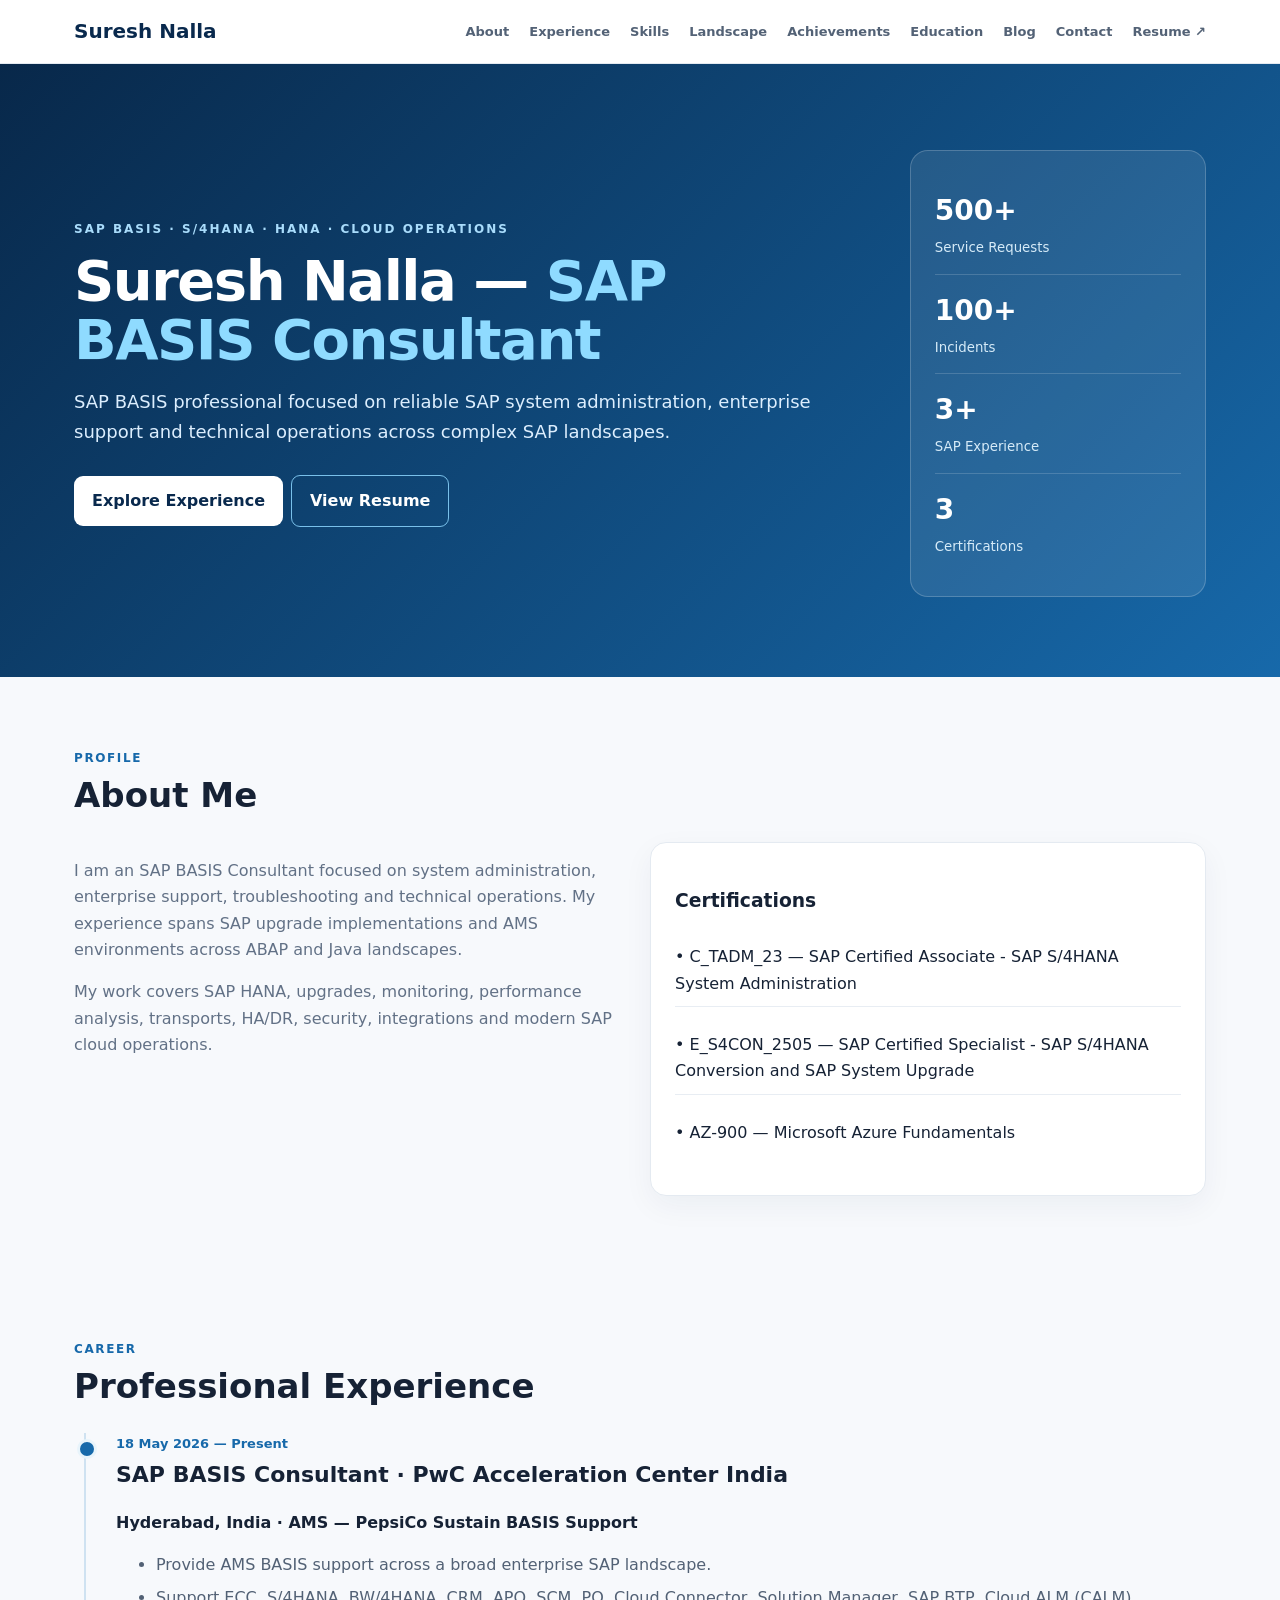
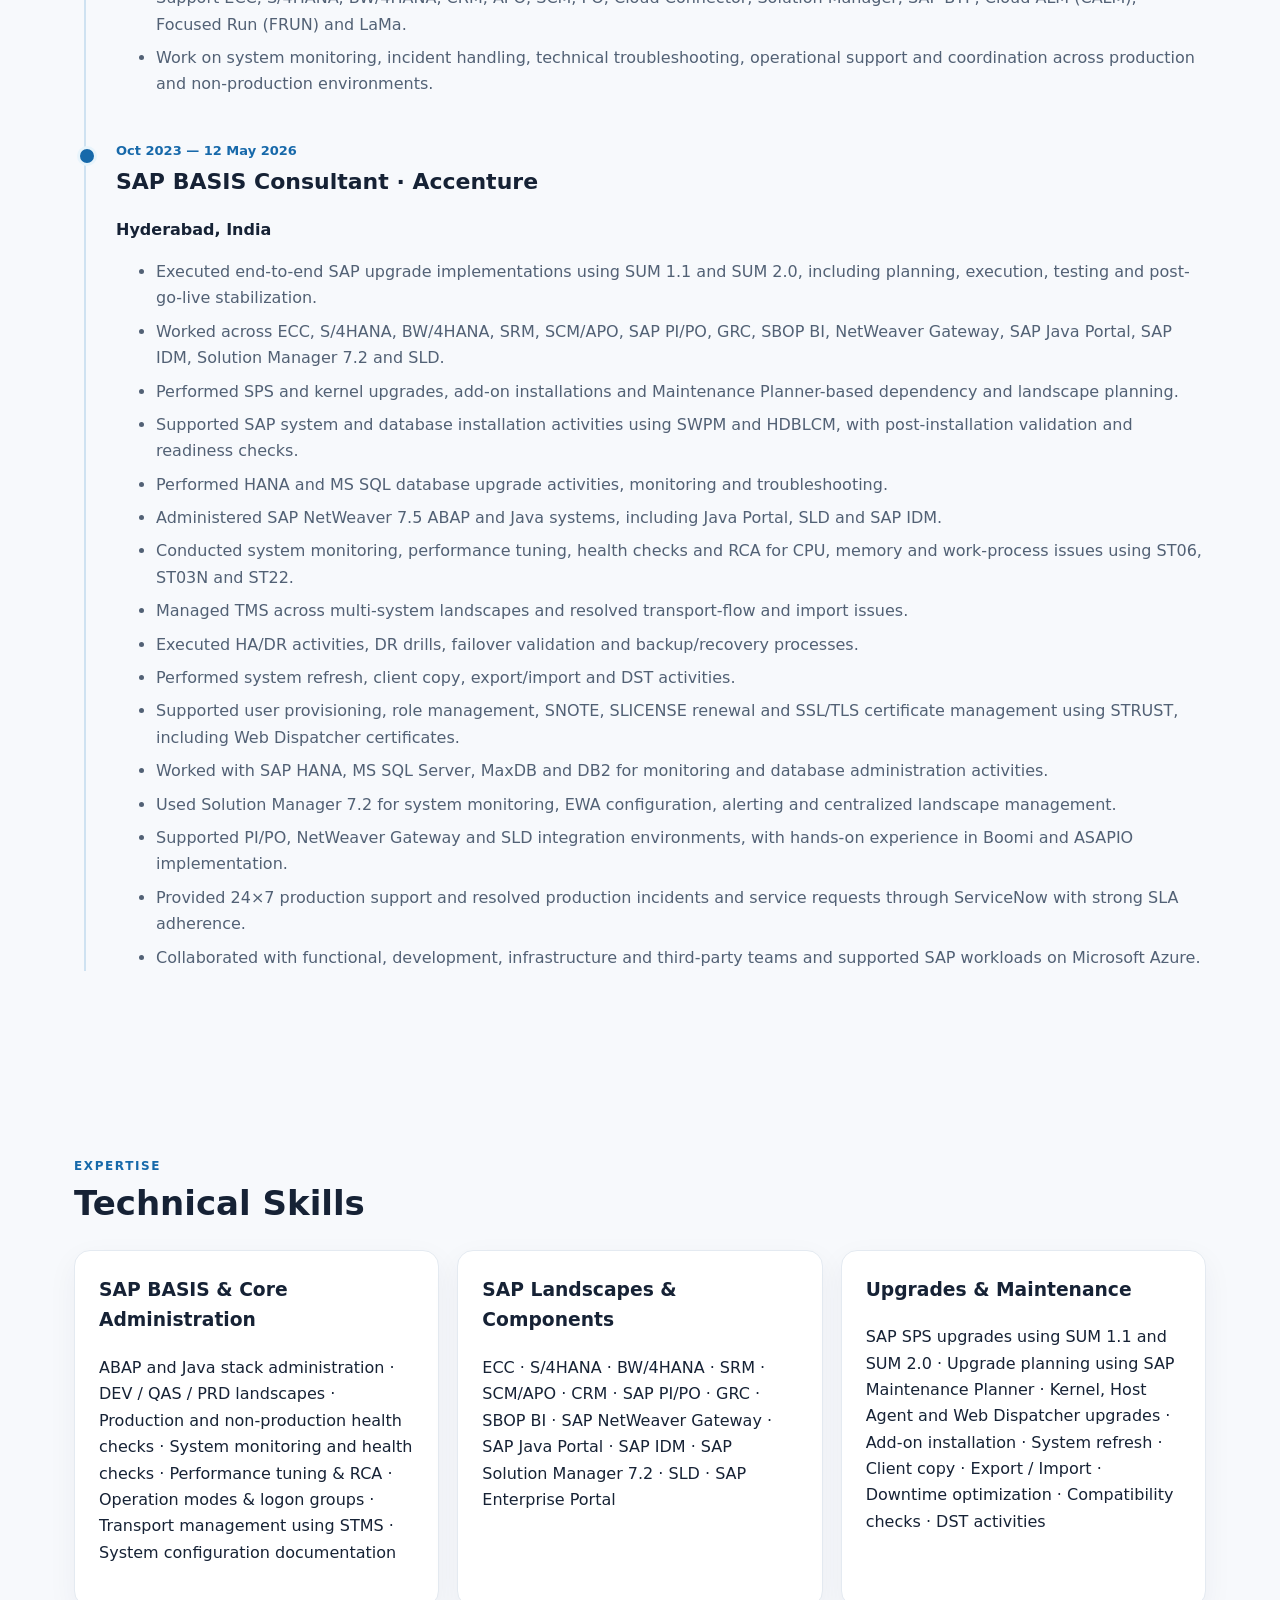
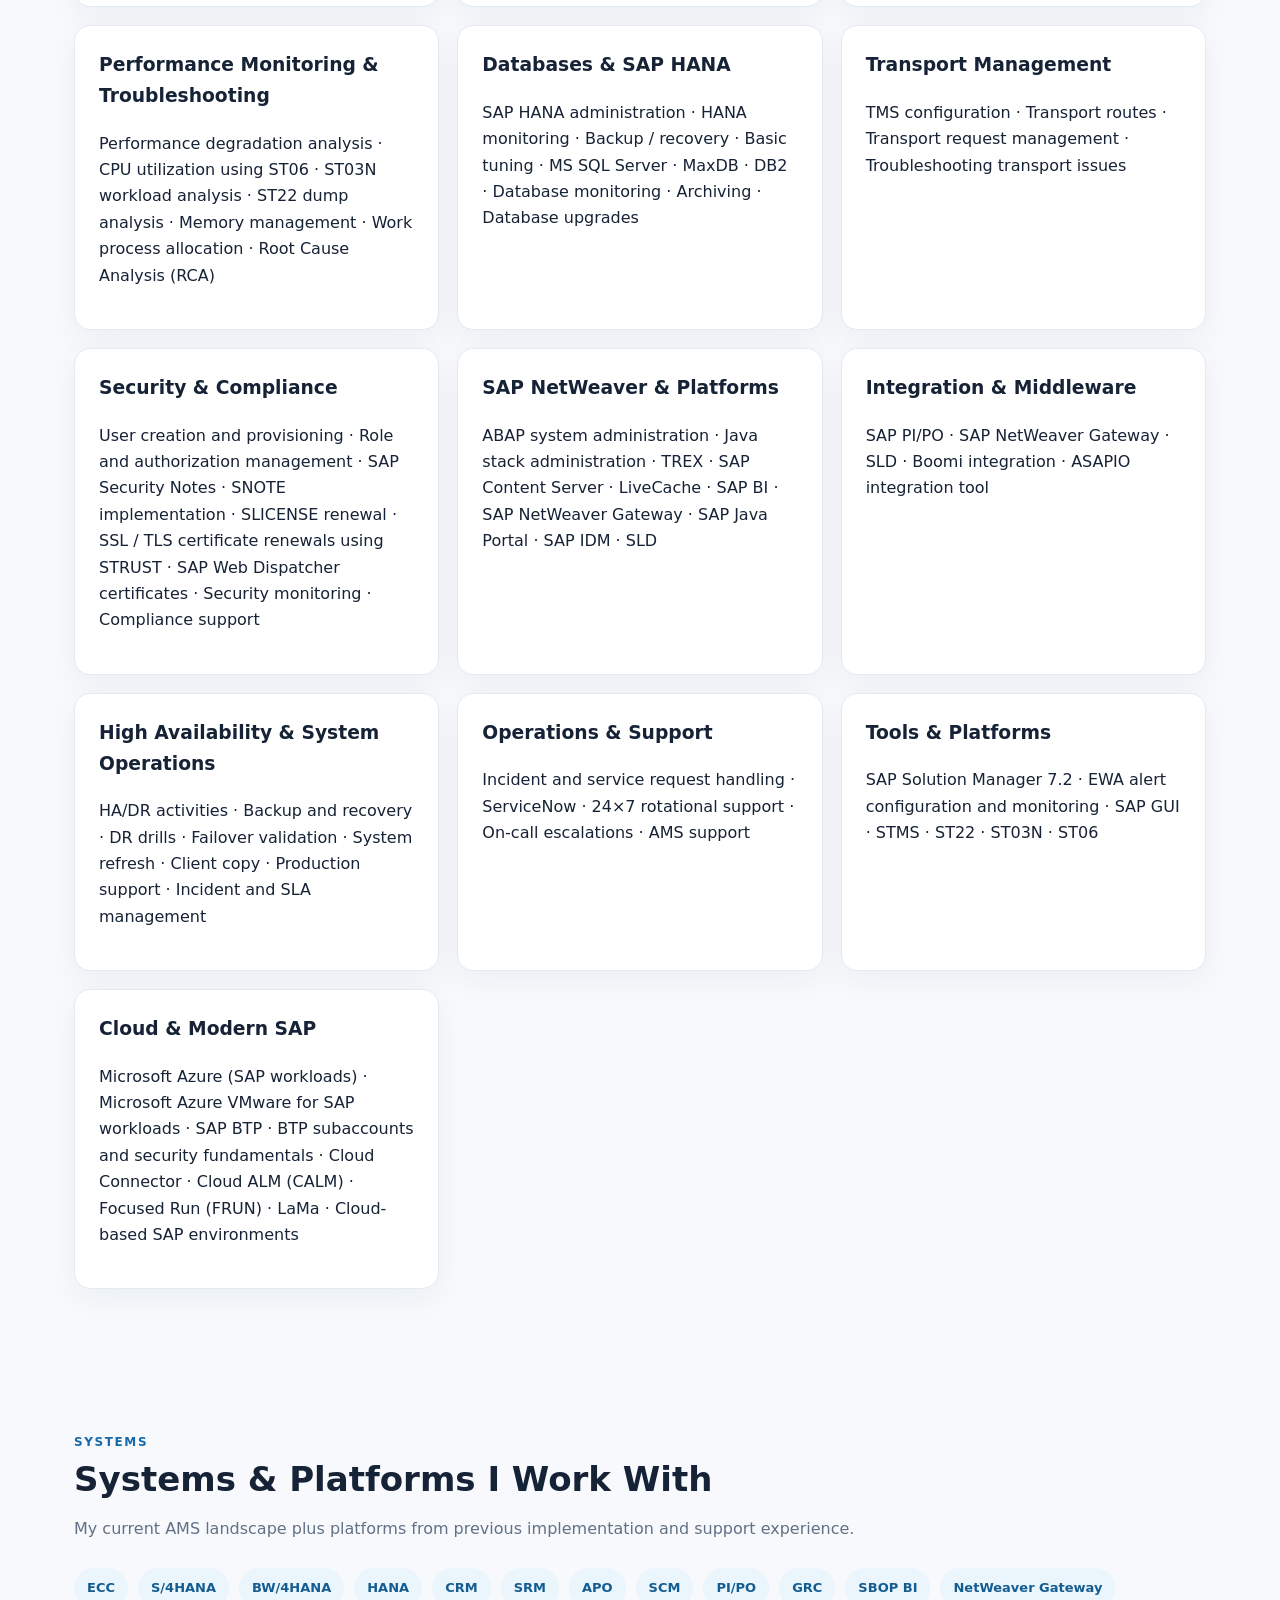
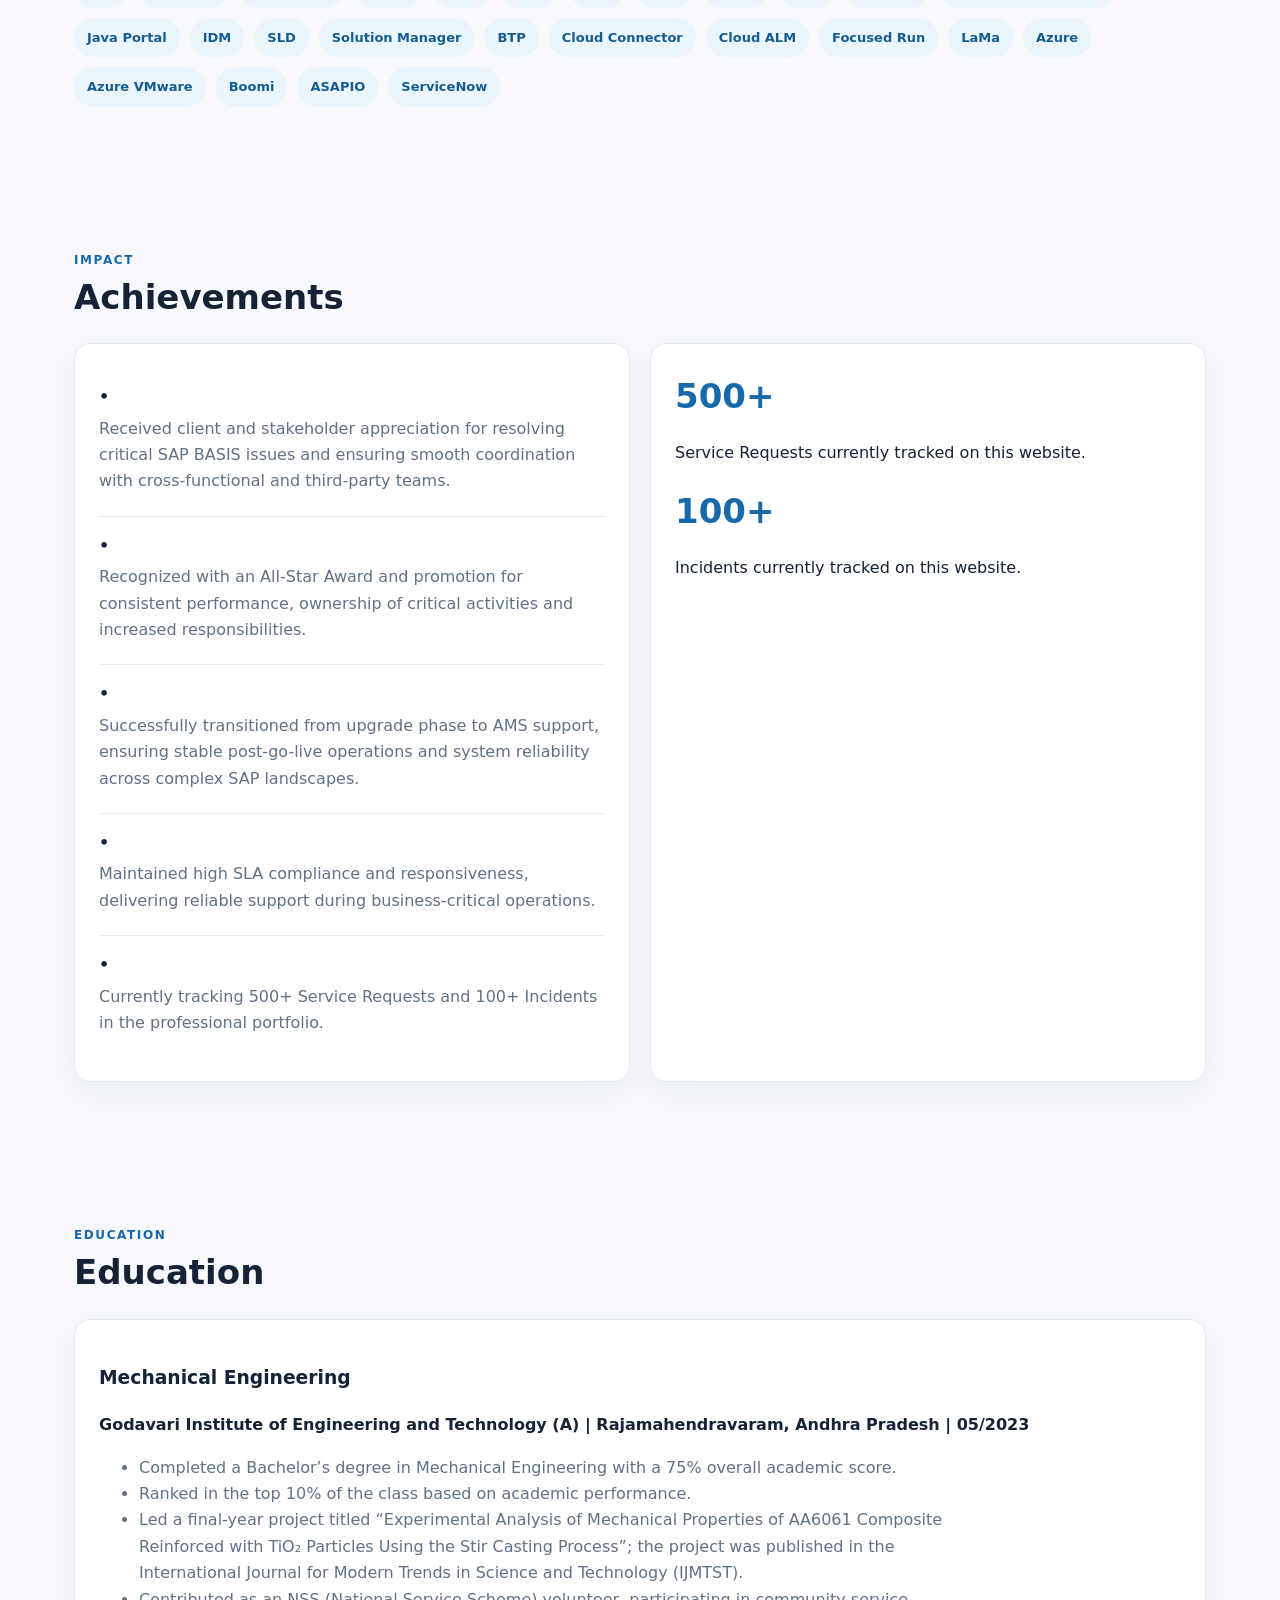
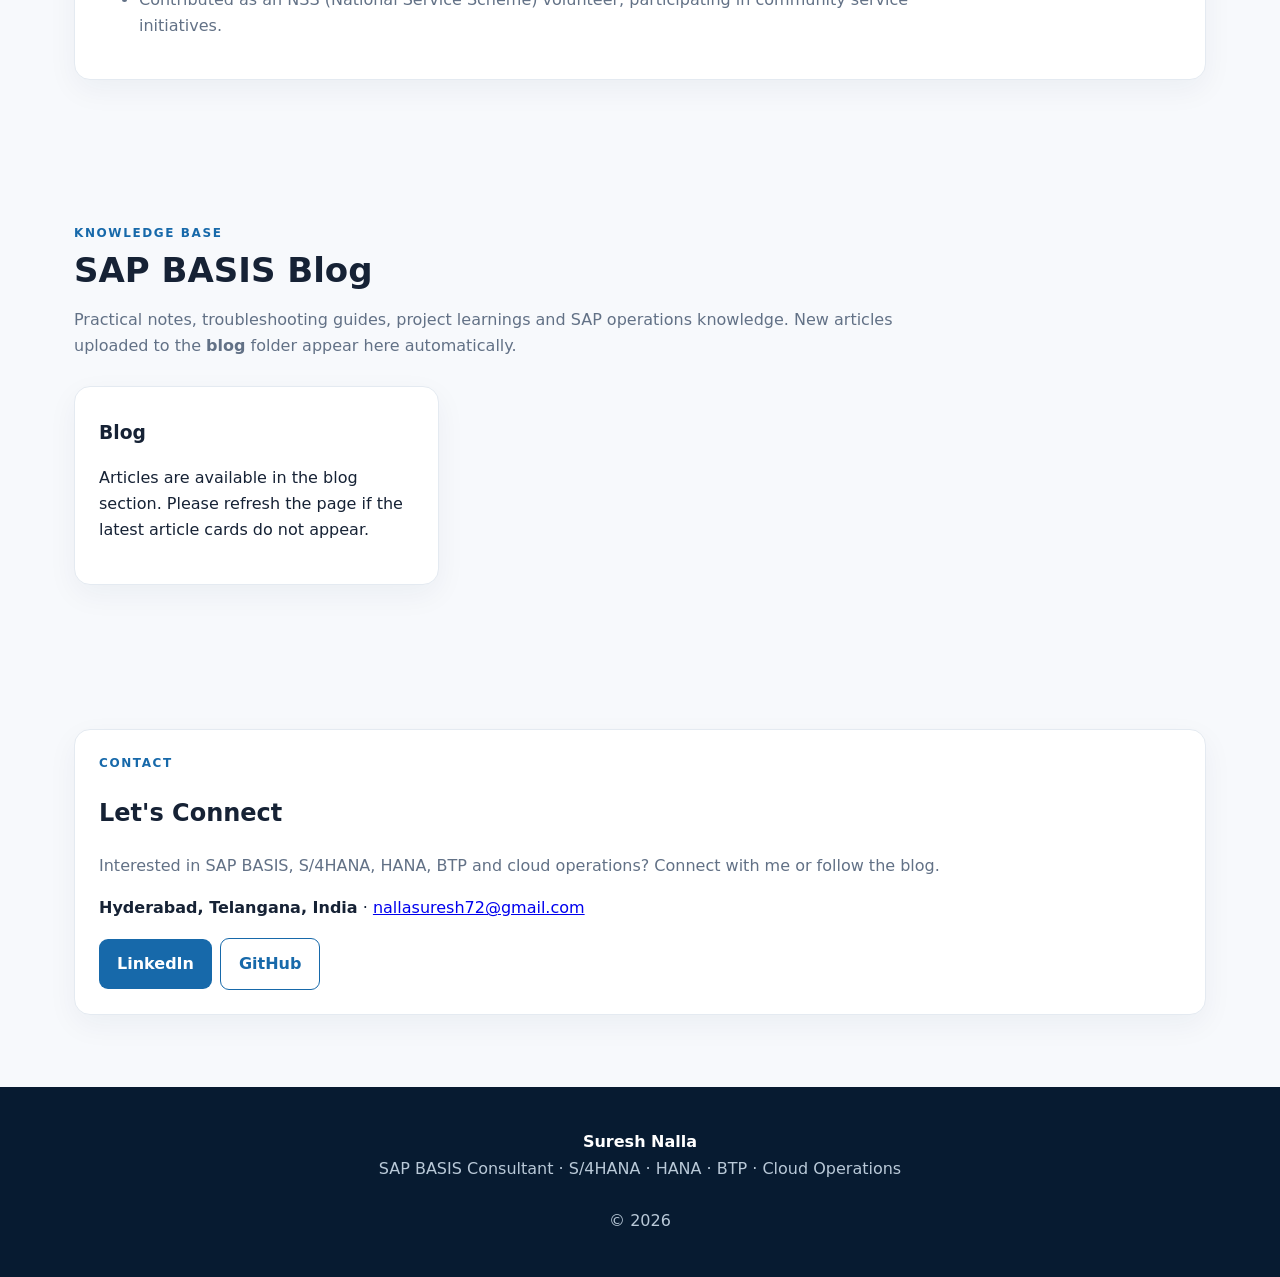
<file: index.html>
<!DOCTYPE html>
<html lang="en">
<head>
<meta charset="UTF-8">
<meta name="viewport" content="width=device-width, initial-scale=1.0">
<title>Suresh Nalla | SAP BASIS Consultant</title>
<meta name="description" content="Suresh Nalla — SAP BASIS Consultant, S/4HANA, HANA, BTP and Cloud Operations.">
<link rel="stylesheet" href="styles.css">
</head>
<body>
<nav><div class="nav"><a class="brand" href="#">Suresh Nalla</a>
<div class="links">
<a href="#about">About</a><a href="#experience">Experience</a><a href="#skills">Skills</a><a href="#landscape">Landscape</a><a href="#achievements">Achievements</a><a href="#education">Education</a><a href="#blog">Blog</a><a href="#contact">Contact</a><a class="nav-resume" href="resume.html">Resume ↗</a>
</div></div></nav>

<header class="hero"><div class="hero-inner">
<div><div class="eyebrow">SAP BASIS · S/4HANA · HANA · Cloud Operations</div>
<h1 id="hero-title"></h1>
<p id="hero-summary"></p>
<div class="actions"><a class="btn primary" href="#experience">Explore Experience</a><a class="btn outline" href="resume.html">View Resume</a></div></div>
<div class="hero-card">
<div class="stat"><strong id="stat-sr"></strong><small>Service Requests</small></div>
<div class="stat"><strong id="stat-inc"></strong><small>Incidents</small></div>
<div class="stat"><strong id="stat-exp"></strong><small>SAP Experience</small></div>
<div class="stat"><strong id="stat-cert"></strong><small>Certifications</small></div>
</div></div></header>

<section id="about"><div class="section-head"><div class="kicker">Profile</div><h2>About Me</h2></div>
<div class="two"><div><p class="intro">I am an SAP BASIS Consultant focused on system administration, enterprise support, troubleshooting and technical operations. My experience spans SAP upgrade implementations and AMS environments across ABAP and Java landscapes.</p>
<p class="intro">My work covers SAP HANA, upgrades, monitoring, performance analysis, transports, HA/DR, security, integrations and modern SAP cloud operations.</p></div>
<div class="card"><h3>Certifications</h3><div id="certifications"></div></div></div></section>

<section id="experience"><div class="section-head"><div class="kicker">Career</div><h2>Professional Experience</h2></div><div class="timeline" id="experience-list"></div></section>

<section id="skills"><div class="section-head"><div class="kicker">Expertise</div><h2>Technical Skills</h2></div><div class="grid" id="skills-list"></div></section>

<section id="landscape"><div class="section-head"><div class="kicker">Systems</div><h2>Systems & Platforms I Work With</h2><p class="intro">My current AMS landscape plus platforms from previous implementation and support experience.</p></div>
<div class="system-cloud" id="system-list"></div></section>

<section id="achievements"><div class="section-head"><div class="kicker">Impact</div><h2>Achievements</h2></div>
<div class="two"><div class="card" id="achievement-list"></div>
<div class="card"><div class="metric" id="achievement-sr"></div><p>Service Requests currently tracked on this website.</p><div class="metric" id="achievement-inc"></div><p>Incidents currently tracked on this website.</p></div></div></section>

<section id="education"><div class="section-head"><div class="kicker">Education</div><h2>Education</h2></div>
<div class="card"><h3 id="edu-degree"></h3><p><b id="edu-heading"></b></p><div class="intro" id="edu-details"></div></div></section>

<section id="blog"><div class="section-head"><div class="kicker">Knowledge Base</div><h2>SAP BASIS Blog</h2><p class="intro">Practical notes, troubleshooting guides, project learnings and SAP operations knowledge. New articles uploaded to the <b>blog</b> folder appear here automatically.</p></div>
<div class="blog" id="blog-list"><div class="card"><p>Loading latest articles…</p></div></div></section>

<section id="contact"><div class="card"><div class="kicker">Contact</div><h2>Let's Connect</h2><p class="intro">Interested in SAP BASIS, S/4HANA, HANA, BTP and cloud operations? Connect with me or follow the blog.</p><p><b id="location"></b> · <a id="email-link"></a></p><a class="btn contact-btn" id="linkedin" target="_blank" rel="noopener">LinkedIn</a><a class="btn contact-outline" id="github" target="_blank" rel="noopener">GitHub</a></div></section>

<footer><strong id="footer-name"></strong><br>SAP BASIS Consultant · S/4HANA · HANA · BTP · Cloud Operations<br><br>© <span id="year"></span></footer>
<script src="data/site-data.js"></script>
<script>
const d = window.siteData;
const esc = (s) => String(s).replace(/[&<>"']/g, c => ({'&':'&amp;','<':'&lt;','>':'&gt;','"':'&quot;',"'":'&#39;'}[c]));
document.getElementById('hero-title').innerHTML = esc(d.profile.name) + ' — <span>' + esc(d.profile.title) + '</span>';
document.getElementById('hero-summary').textContent = d.profile.summary;
document.getElementById('stat-sr').textContent = d.stats.serviceRequests;
document.getElementById('stat-inc').textContent = d.stats.incidents;
document.getElementById('stat-exp').textContent = d.stats.experience;
document.getElementById('stat-cert').textContent = d.stats.certifications;
document.getElementById('achievement-sr').textContent = d.stats.serviceRequests;
document.getElementById('achievement-inc').textContent = d.stats.incidents;
document.getElementById('location').textContent = d.profile.location;
const email = document.getElementById('email-link'); email.textContent = d.profile.email; email.href = 'mailto:' + d.profile.email;
document.getElementById('linkedin').href = d.profile.linkedin;
document.getElementById('github').href = d.profile.github;
document.getElementById('footer-name').textContent = d.profile.name;
document.getElementById('year').textContent = new Date().getFullYear();

document.getElementById('certifications').innerHTML = d.certifications.map(x => '<p>• ' + esc(x) + '</p>').join('');

document.getElementById('experience-list').innerHTML = d.experience.map(x => `
  <div class="role"><div class="date">${esc(x.dateLabel)}</div>
  <h3>${esc(x.role)} · ${esc(x.company)}</h3>
  <p><b>${esc(x.location)}${x.project ? ' · ' + esc(x.project) : ''}</b></p>
  <ul>${x.responsibilities.map(r => '<li>' + esc(r) + '</li>').join('')}</ul></div>`).join('');

document.getElementById('skills-list').innerHTML = d.skills.map(x =>
  '<div class="card"><h3>' + esc(x.title) + '</h3><p>' + x.items.map(esc).join(' · ') + '</p></div>'
).join('');

document.getElementById('system-list').innerHTML = d.systems.map(x => '<span>' + esc(x) + '</span>').join('');

document.getElementById('achievement-list').innerHTML = d.achievements.map(x =>
  '<div class="achievement"><b>•</b><p>' + esc(x) + '</p></div>'
).join('');

document.getElementById('edu-degree').textContent = d.education.degree;
document.getElementById('edu-heading').textContent = d.education.institution + ' | ' + d.education.location + ' | ' + d.education.date;
document.getElementById('edu-details').innerHTML = '<ul>' + d.education.details.map(x => '<li>' + esc(x) + '</li>').join('') + '</ul>';

// Blog loader: reads the public /blog folder from GitHub so future posts can be
// published by uploading only one new HTML file. No site-data.js edit is needed.
const BLOG_API = 'https://api.github.com/repos/nallasuresh72/nallasuresh72.github.io/contents/blog';
const BLOG_RAW = 'https://raw.githubusercontent.com/nallasuresh72/nallasuresh72.github.io/main/blog/';

async function loadBlogs() {
  const container = document.getElementById('blog-list');
  try {
    const response = await fetch(BLOG_API, { headers: { Accept: 'application/vnd.github+json' } });
    if (!response.ok) throw new Error('Unable to load blog index');
    const files = await response.json();
    const posts = files
      .filter(f => f.type === 'file' && f.name.toLowerCase().endsWith('.html'))
      .sort((a, b) => b.name.localeCompare(a.name));

    if (!posts.length) {
      container.innerHTML = '<div class="card"><h3>Blog coming soon</h3><p>I am preparing practical SAP BASIS notes, troubleshooting guides and project learnings. New articles will appear here as they are published.</p></div>';
      return;
    }

    const cards = await Promise.all(posts.map(async file => {
      const url = BLOG_RAW + encodeURIComponent(file.name);
      let html = '';
      try {
        const r = await fetch(url);
        html = await r.text();
      } catch (_) {}

      const getMeta = (name) => {
        const re = new RegExp("<meta\\s+name=[\"']" + name + "[\"']\\s+content=[\"']([^\"']*)[\"']", "i");
        const m = html.match(re);
        return m ? m[1] : '';
      };
      const titleMatch = html.match(/<h1[^>]*>([\s\S]*?)<\/h1>/i);
      const clean = (v) => v.replace(/<[^>]+>/g, '').replace(/&amp;/g, '&').replace(/&quot;/g, '"').replace(/&#39;/g, "'").trim();
      const title = getMeta('blog-title') || (titleMatch ? clean(titleMatch[1]) : file.name.replace(/\.html$/i, '').replace(/[-_]+/g, ' '));
      const category = getMeta('blog-category') || 'SAP BASIS';
      const description = getMeta('blog-description') || 'SAP BASIS technical article and learning notes.';
      const date = getMeta('blog-date') || '';
      return '<article class="card blog-card"><div class="category">' + esc(category) + '</div><h3><a class="blog-link" href="blog/' + encodeURIComponent(file.name) + '">' + esc(title) + '</a></h3><p>' + esc(description) + '</p>' + (date ? '<small class="blog-date">' + esc(date) + '</small>' : '') + '<p><a class="read-more" href="blog/' + encodeURIComponent(file.name) + '">Read the article →</a></p></article>';
    }));

    container.innerHTML = cards.join('');
  } catch (error) {
    container.innerHTML = '<div class="card"><h3>Blog</h3><p>Articles are available in the blog section. Please refresh the page if the latest article cards do not appear.</p></div>';
  }
}
loadBlogs();
</script>
</body></html>
</file>
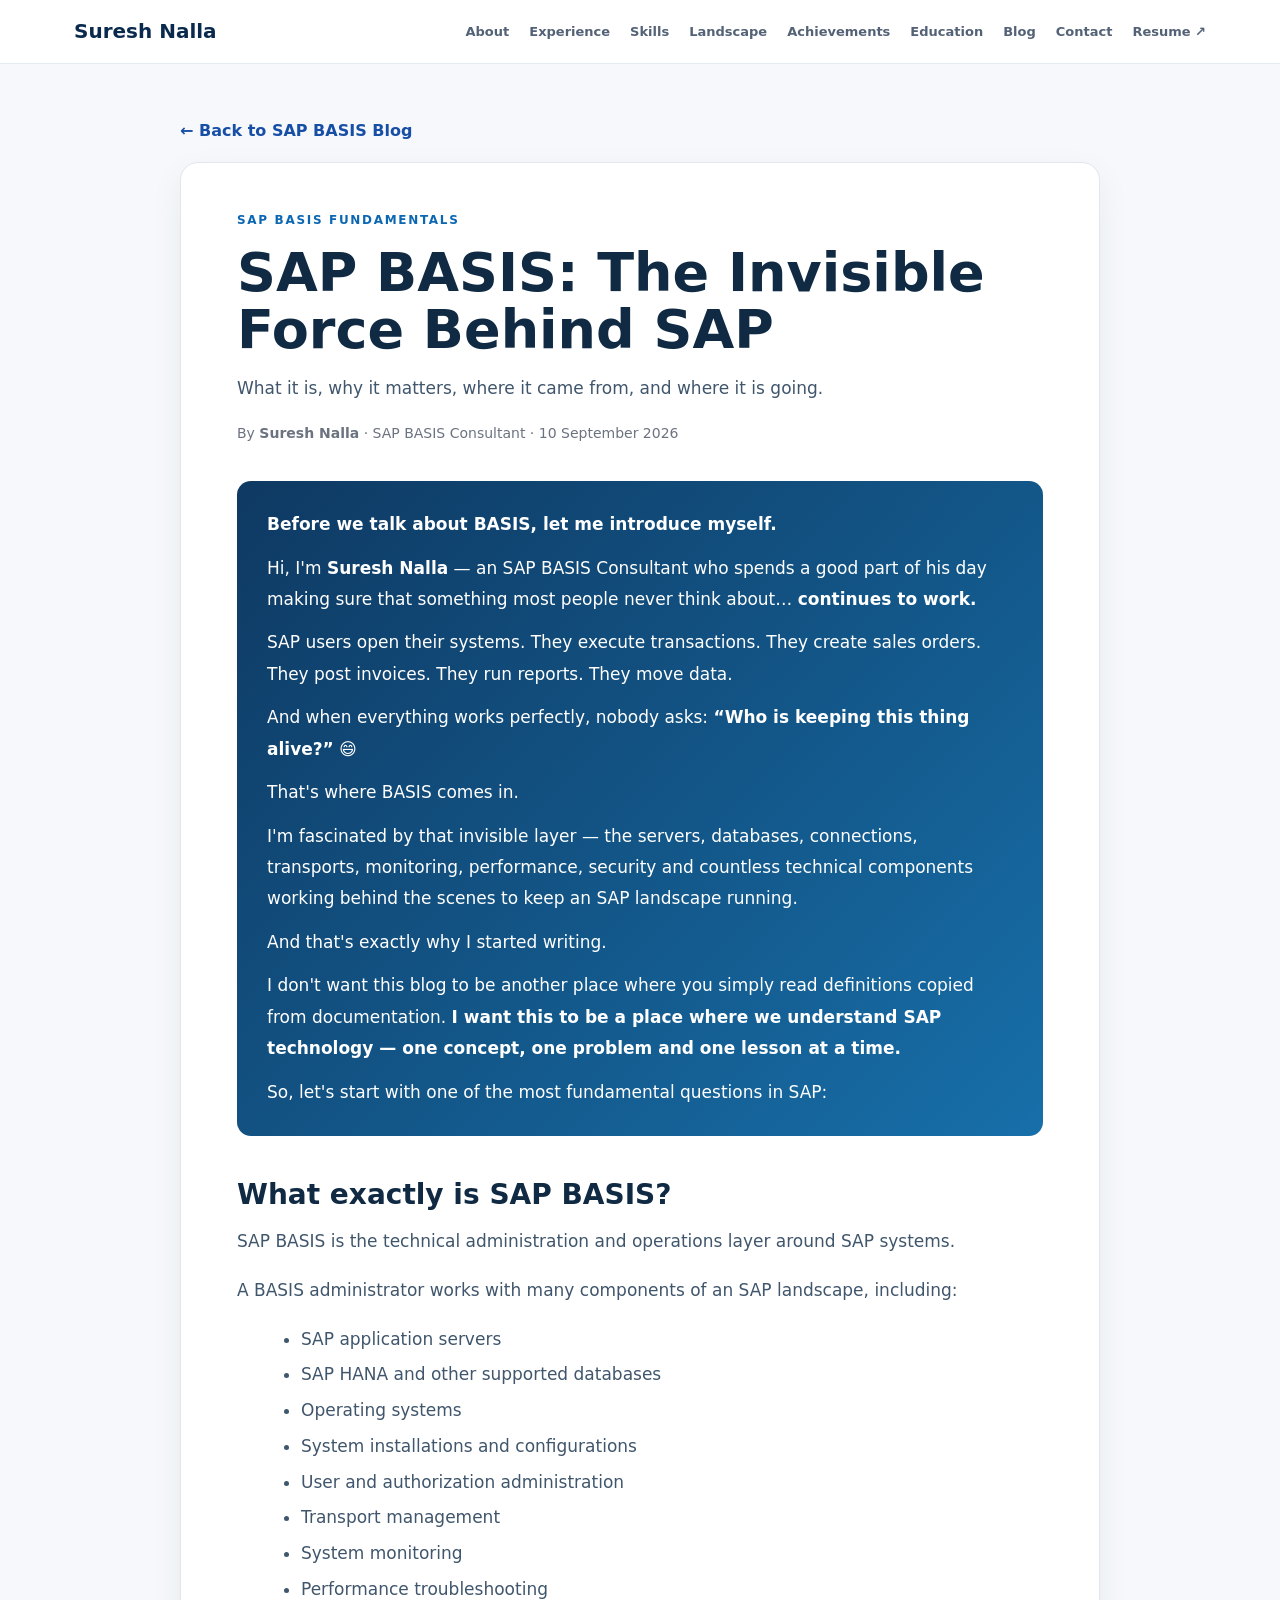
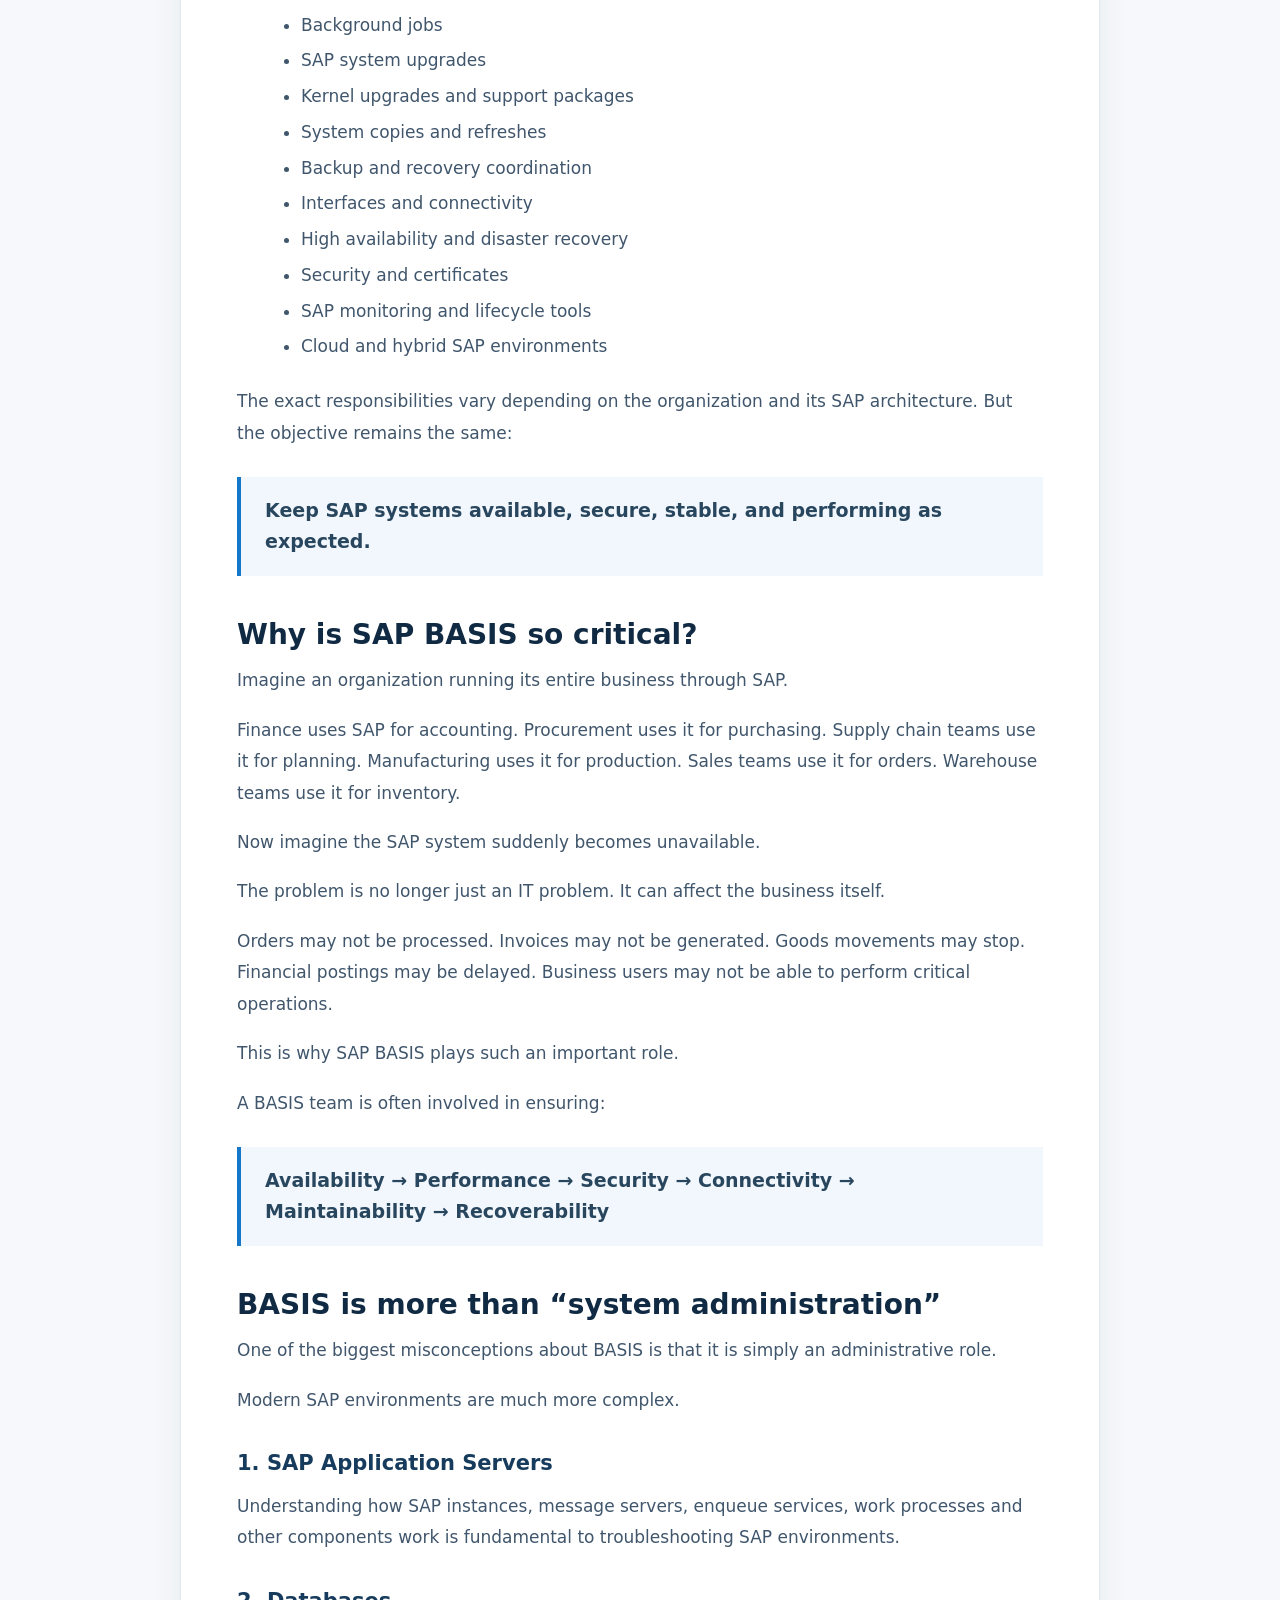
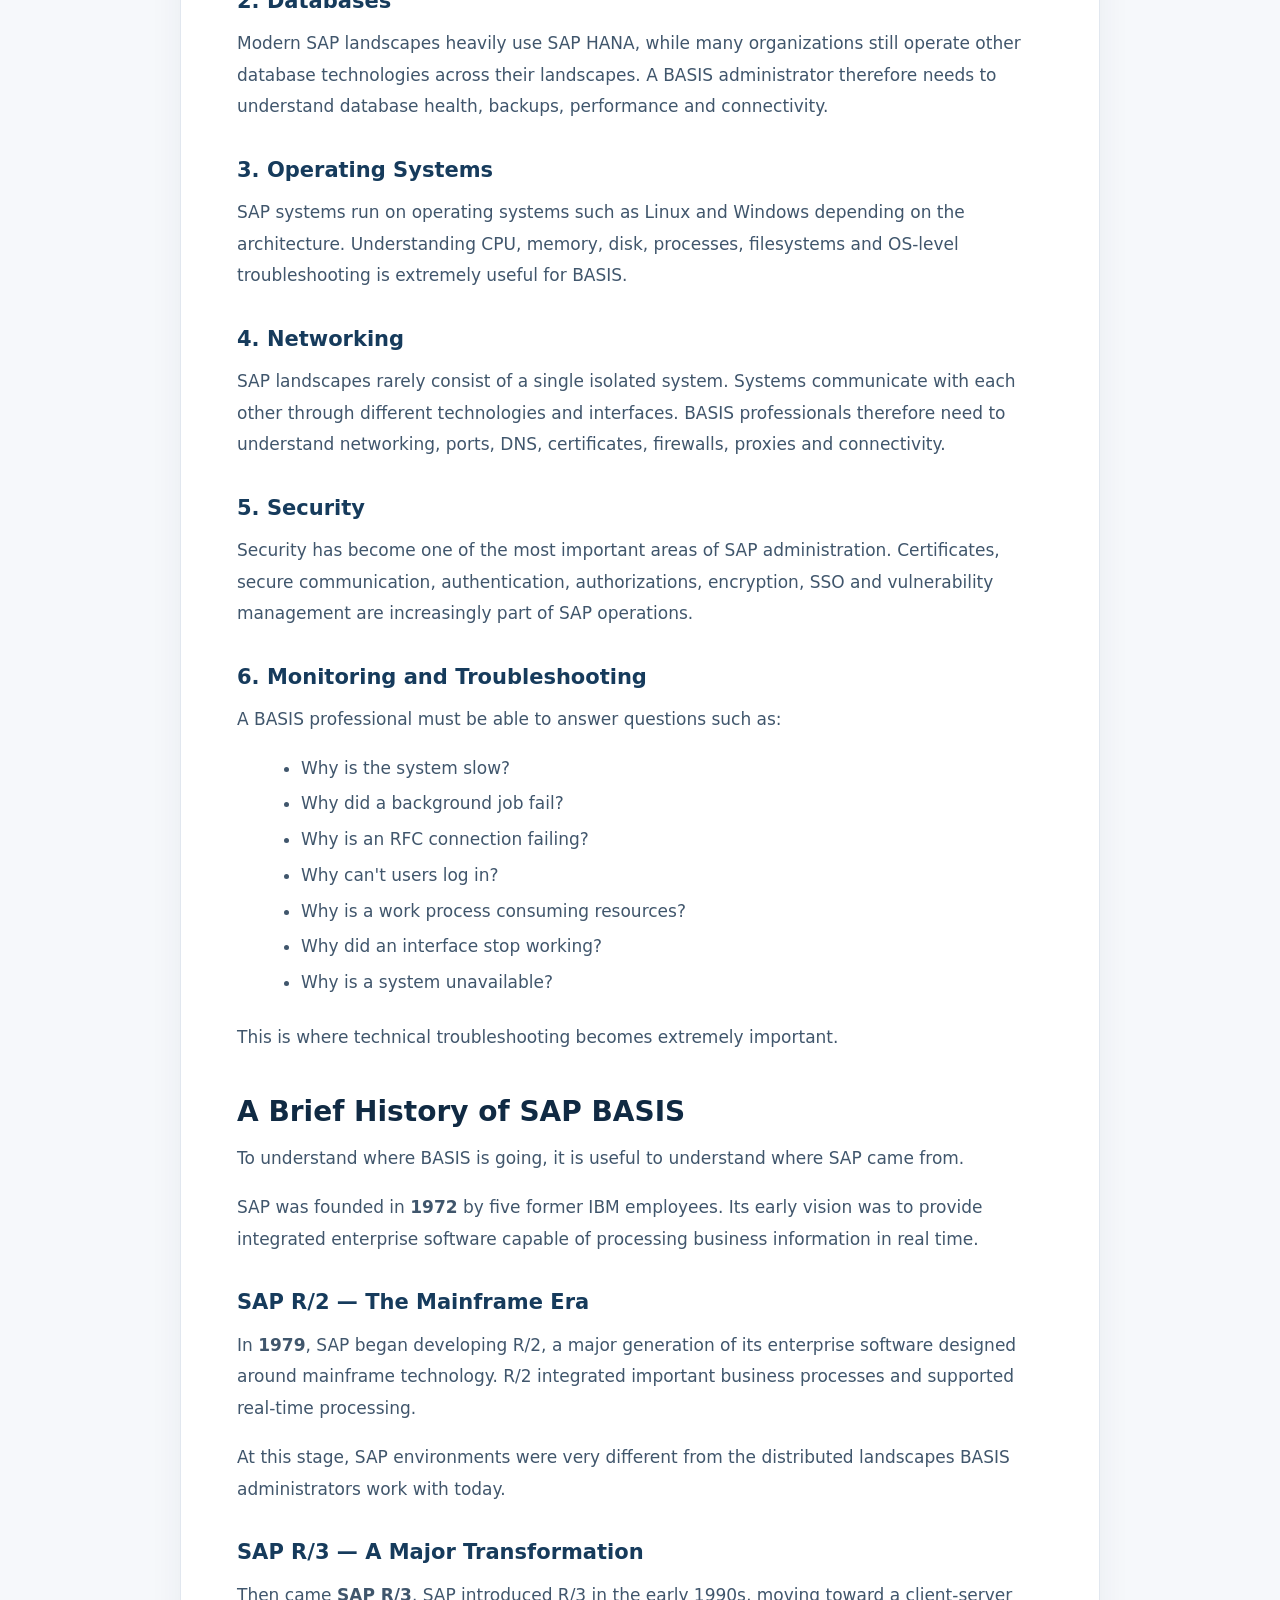
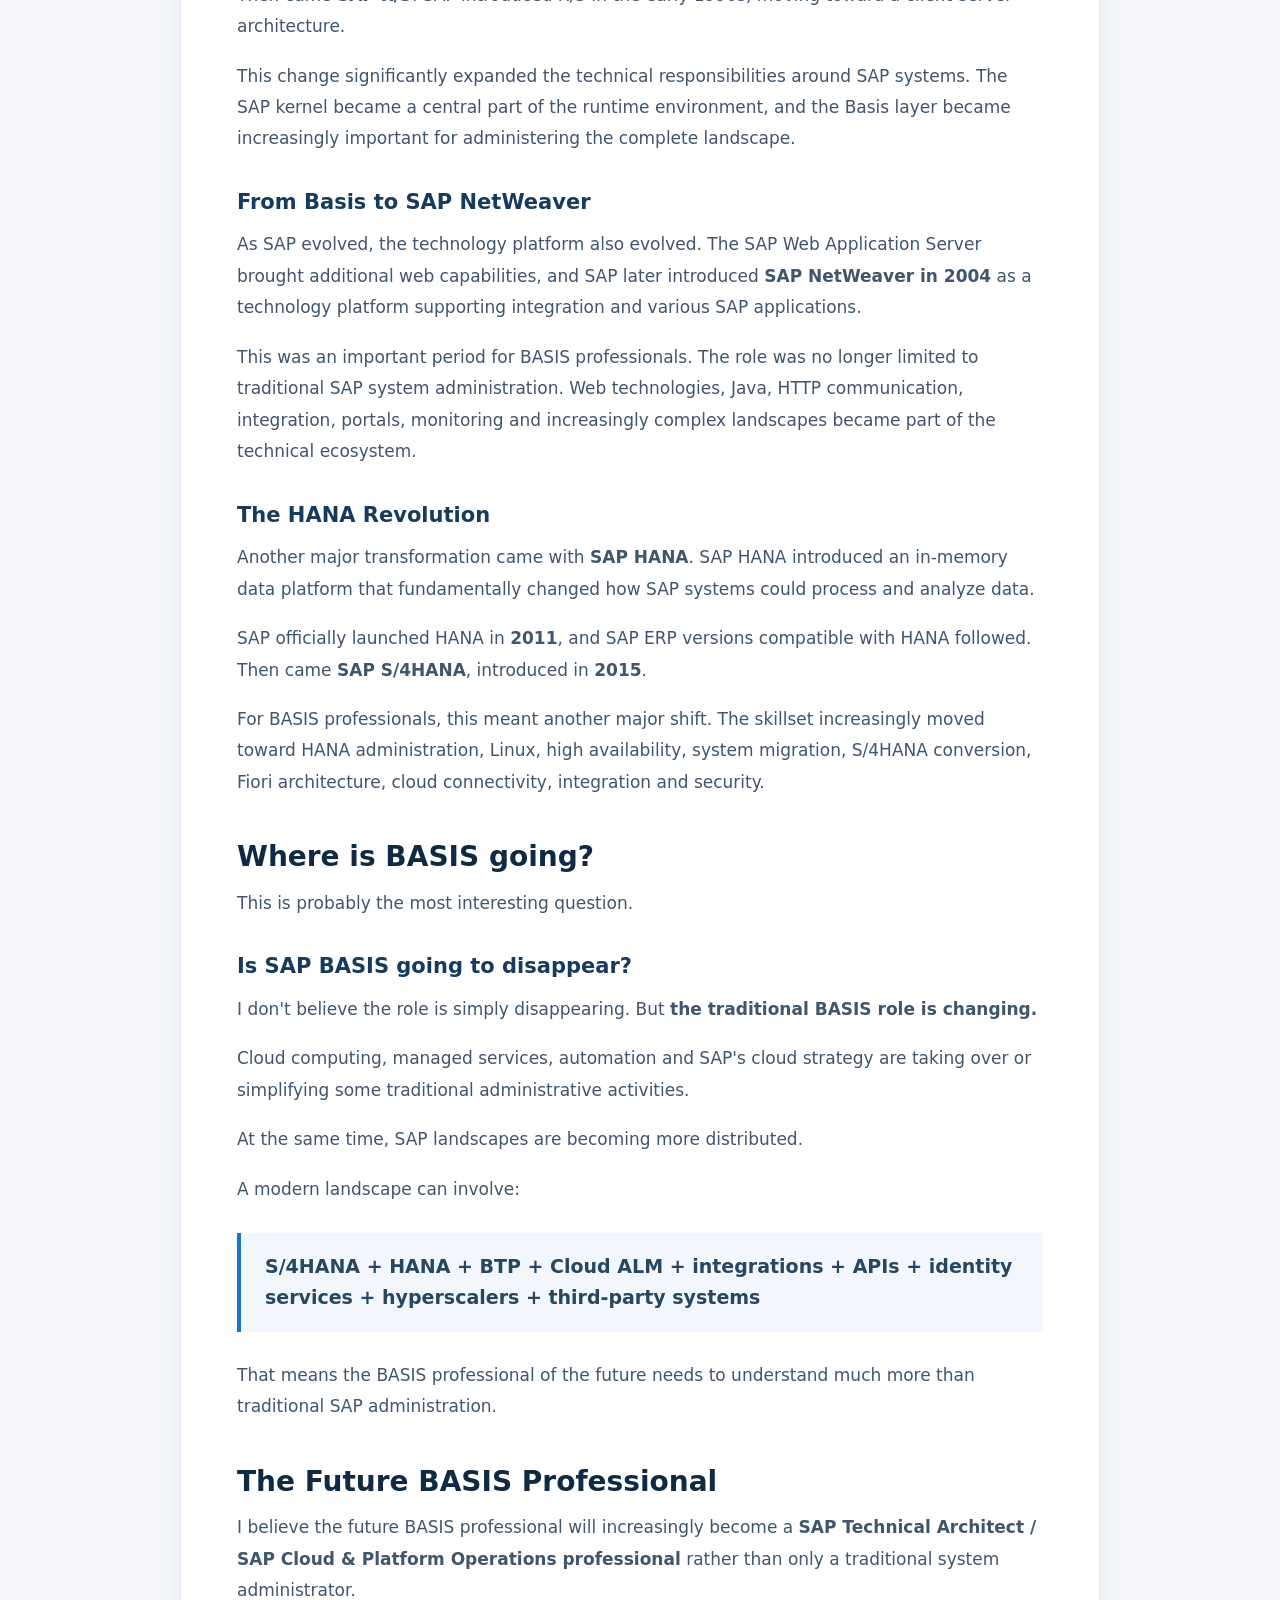
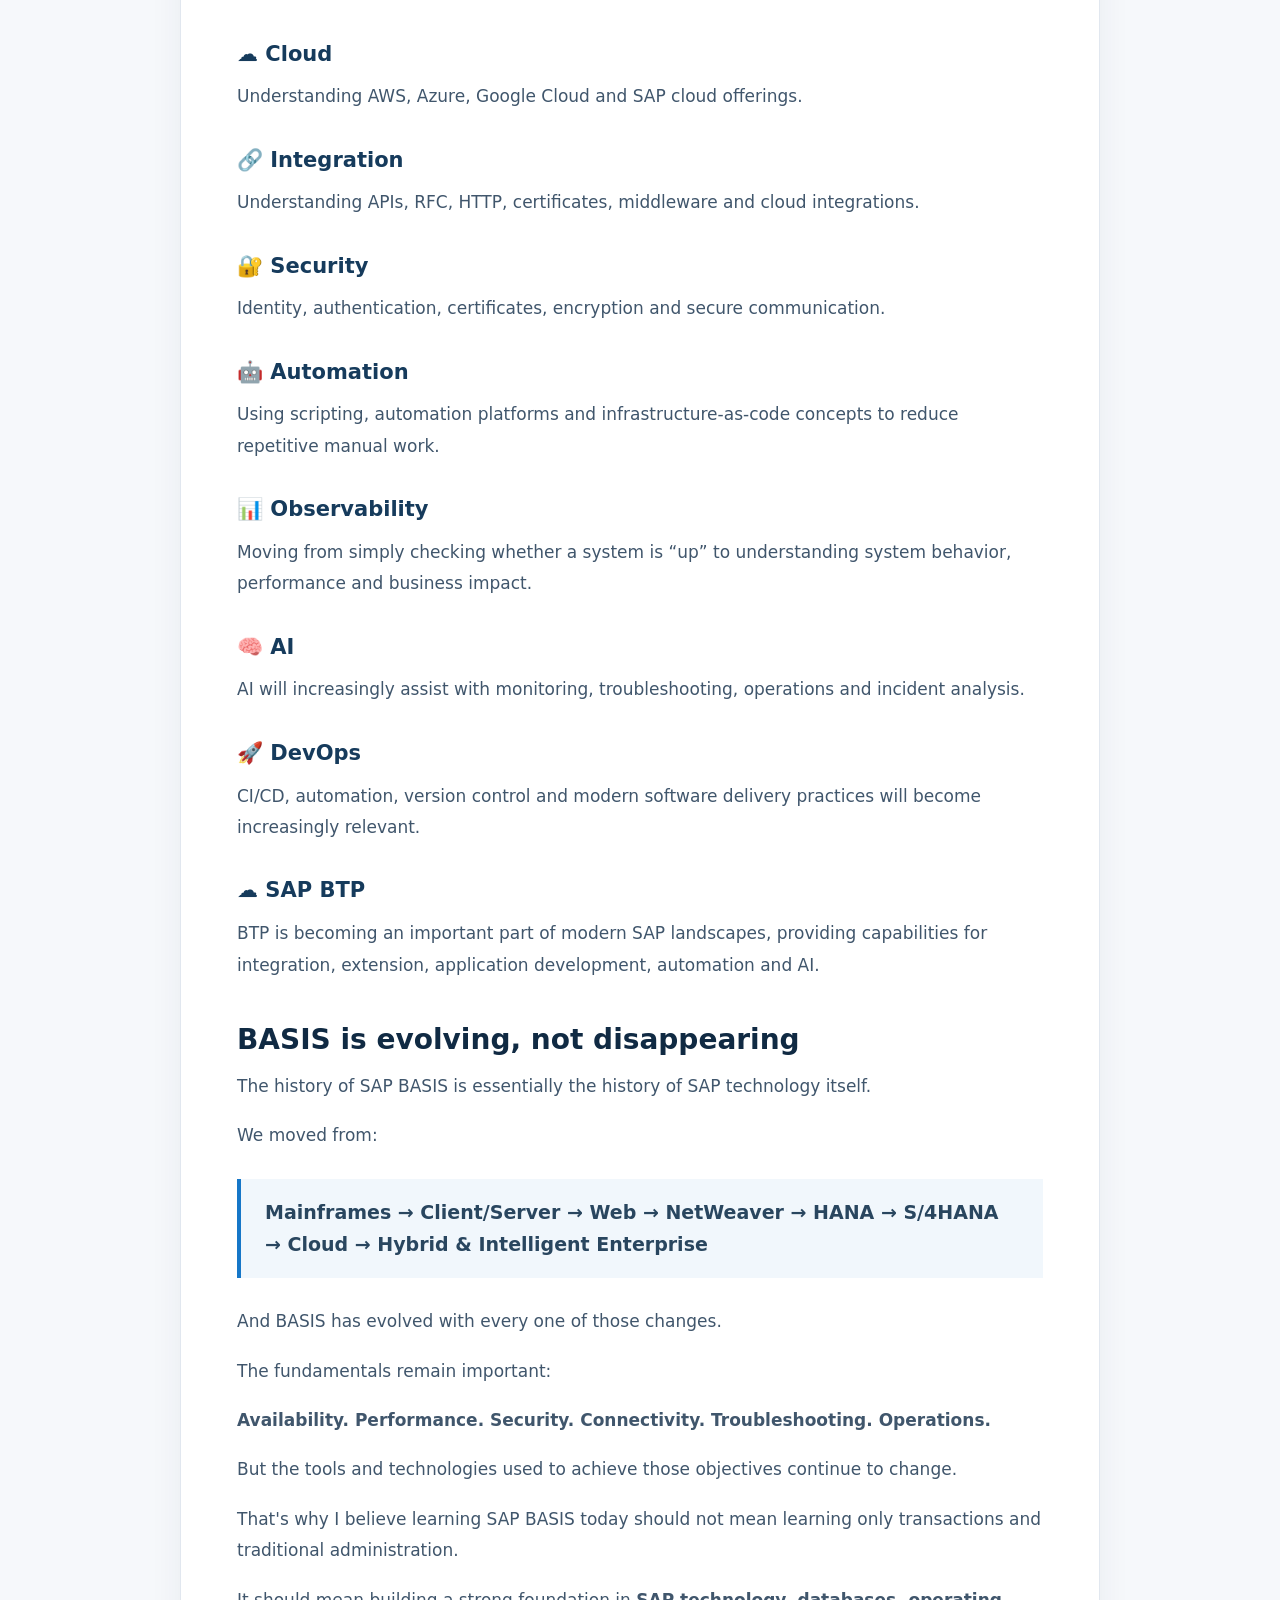
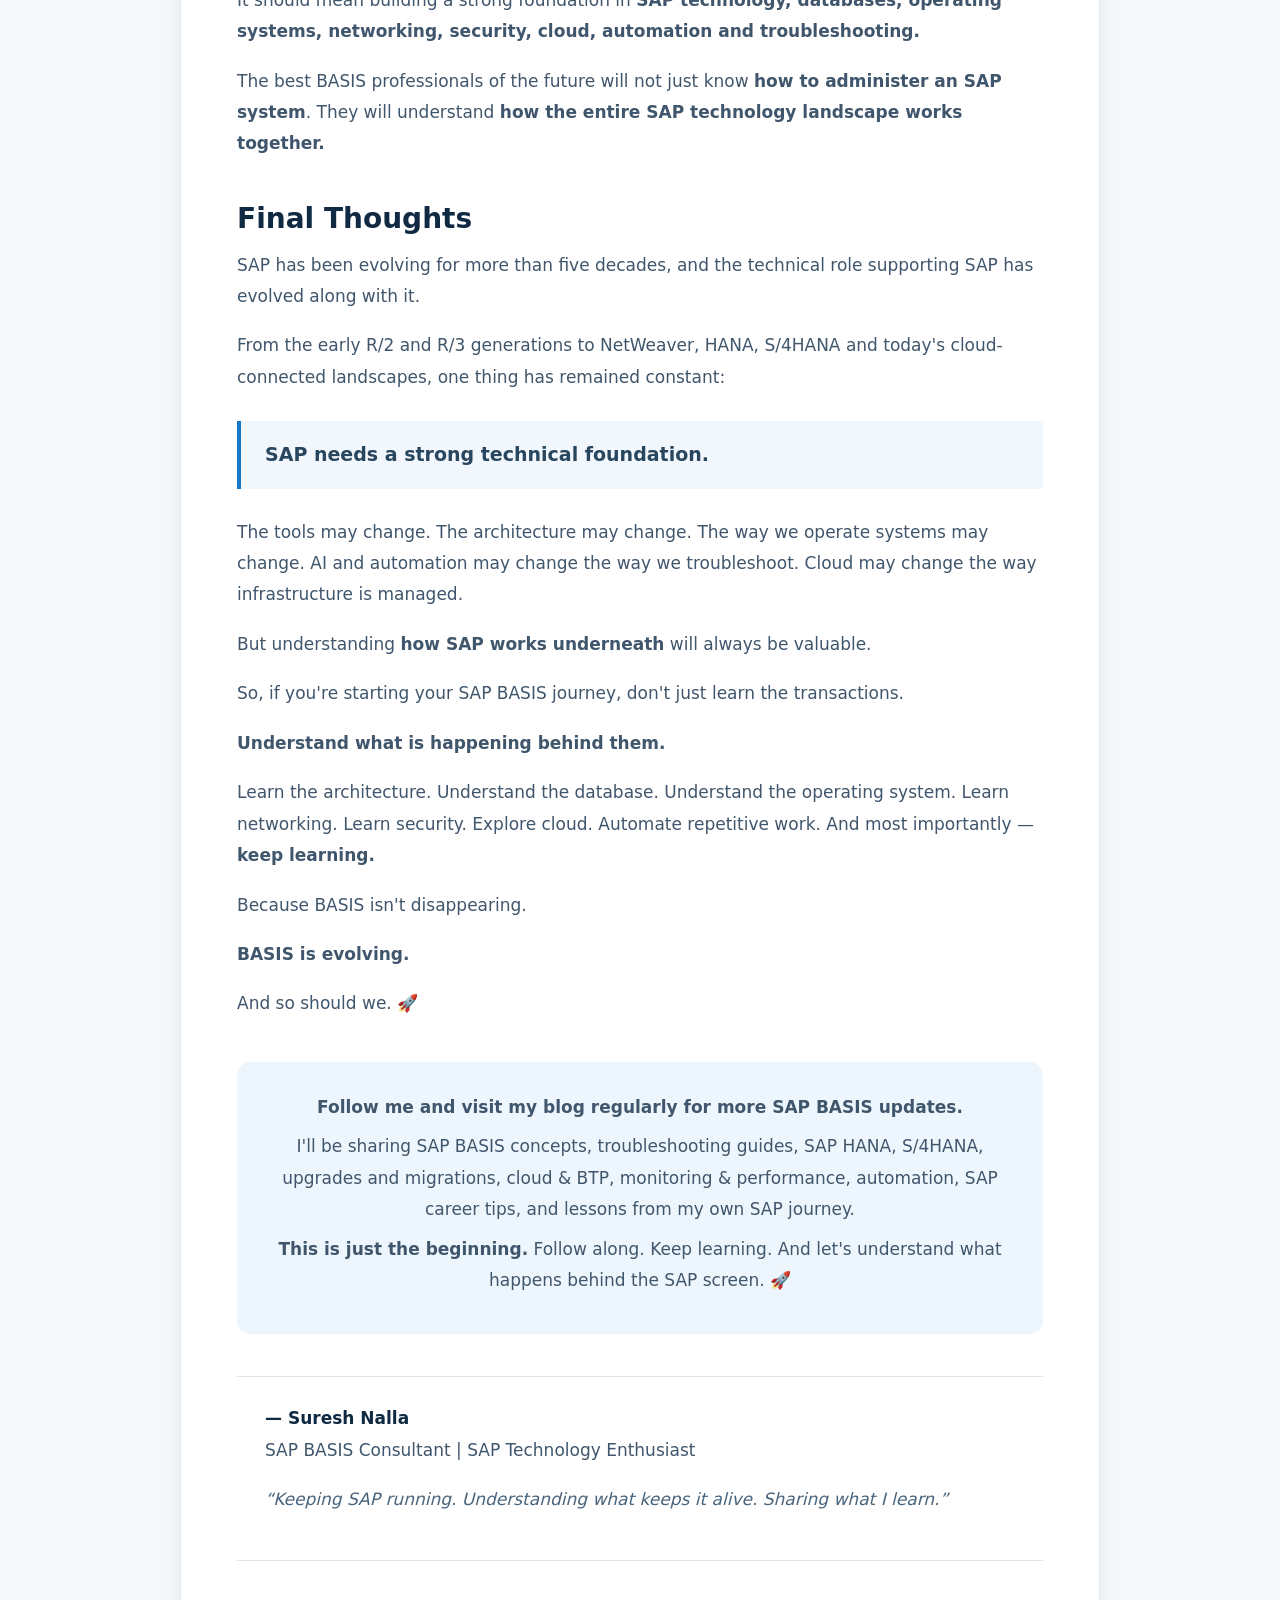
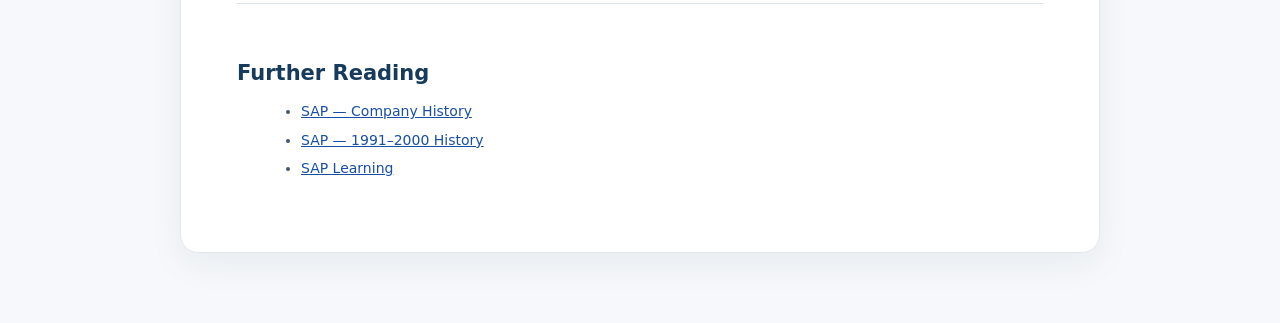
<file: blog/what-is-sap-basis.html>
<!DOCTYPE html>
<html lang="en">
<head>
<meta charset="UTF-8">
<meta name="viewport" content="width=device-width, initial-scale=1.0">
<title>SAP BASIS: The Invisible Force Behind SAP | Suresh Nalla</title>
<meta name="description" content="What SAP BASIS is, why it is critical to SAP, its history, evolution and future in cloud, automation and AI.">
<meta name="blog-title" content="SAP BASIS: The Invisible Force Behind SAP">
<meta name="blog-category" content="SAP BASIS Fundamentals">
<meta name="blog-date" content="10 September 2026">
<meta name="blog-description" content="What SAP BASIS is, why it is critical to SAP, how the role evolved from R/2 and R/3 to HANA and S/4HANA, and where BASIS is heading in the cloud and AI era.">
<link rel="stylesheet" href="../styles.css">
</head>
<body class="article-page">
<nav><div class="nav"><a class="brand" href="../index.html">Suresh Nalla</a>
<div class="links">
<a href="../index.html#about">About</a><a href="../index.html#experience">Experience</a><a href="../index.html#skills">Skills</a><a href="../index.html#landscape">Landscape</a><a href="../index.html#achievements">Achievements</a><a href="../index.html#education">Education</a><a href="../index.html#blog">Blog</a><a href="../index.html#contact">Contact</a><a class="nav-resume" href="../resume.html">Resume ↗</a>
</div></div></nav>

<main class="article-shell">
<a class="article-back" href="../index.html#blog">← Back to SAP BASIS Blog</a>
<article class="article-card">
<div class="article-kicker">SAP BASIS Fundamentals</div>
<h1>SAP BASIS: The Invisible Force Behind SAP</h1>
<p class="article-subtitle">What it is, why it matters, where it came from, and where it is going.</p>
<div class="article-meta">By <strong>Suresh Nalla</strong> · SAP BASIS Consultant · 10 September 2026</div>

<div class="article-hero-intro">
<p><strong>Before we talk about BASIS, let me introduce myself.</strong></p>
<p>Hi, I'm <strong>Suresh Nalla</strong> — an SAP BASIS Consultant who spends a good part of his day making sure that something most people never think about… <strong>continues to work.</strong></p>
<p>SAP users open their systems. They execute transactions. They create sales orders. They post invoices. They run reports. They move data.</p>
<p>And when everything works perfectly, nobody asks: <strong>“Who is keeping this thing alive?”</strong> 😄</p>
<p>That's where BASIS comes in.</p>
<p>I'm fascinated by that invisible layer — the servers, databases, connections, transports, monitoring, performance, security and countless technical components working behind the scenes to keep an SAP landscape running.</p>
<p>And that's exactly why I started writing.</p>
<p>I don't want this blog to be another place where you simply read definitions copied from documentation. <strong>I want this to be a place where we understand SAP technology — one concept, one problem and one lesson at a time.</strong></p>
<p>So, let's start with one of the most fundamental questions in SAP:</p>
</div>

<h2>What exactly is SAP BASIS?</h2>
<p>SAP BASIS is the technical administration and operations layer around SAP systems.</p>
<p>A BASIS administrator works with many components of an SAP landscape, including:</p>
<ul>
<li>SAP application servers</li><li>SAP HANA and other supported databases</li><li>Operating systems</li><li>System installations and configurations</li><li>User and authorization administration</li><li>Transport management</li><li>System monitoring</li><li>Performance troubleshooting</li><li>Background jobs</li><li>SAP system upgrades</li><li>Kernel upgrades and support packages</li><li>System copies and refreshes</li><li>Backup and recovery coordination</li><li>Interfaces and connectivity</li><li>High availability and disaster recovery</li><li>Security and certificates</li><li>SAP monitoring and lifecycle tools</li><li>Cloud and hybrid SAP environments</li>
</ul>
<p>The exact responsibilities vary depending on the organization and its SAP architecture. But the objective remains the same:</p>
<blockquote>Keep SAP systems available, secure, stable, and performing as expected.</blockquote>

<h2>Why is SAP BASIS so critical?</h2>
<p>Imagine an organization running its entire business through SAP.</p>
<p>Finance uses SAP for accounting. Procurement uses it for purchasing. Supply chain teams use it for planning. Manufacturing uses it for production. Sales teams use it for orders. Warehouse teams use it for inventory.</p>
<p>Now imagine the SAP system suddenly becomes unavailable.</p>
<p>The problem is no longer just an IT problem. It can affect the business itself.</p>
<p>Orders may not be processed. Invoices may not be generated. Goods movements may stop. Financial postings may be delayed. Business users may not be able to perform critical operations.</p>
<p>This is why SAP BASIS plays such an important role.</p>
<p>A BASIS team is often involved in ensuring:</p>
<blockquote>Availability → Performance → Security → Connectivity → Maintainability → Recoverability</blockquote>

<h2>BASIS is more than “system administration”</h2>
<p>One of the biggest misconceptions about BASIS is that it is simply an administrative role.</p>
<p>Modern SAP environments are much more complex.</p>

<h3>1. SAP Application Servers</h3>
<p>Understanding how SAP instances, message servers, enqueue services, work processes and other components work is fundamental to troubleshooting SAP environments.</p>

<h3>2. Databases</h3>
<p>Modern SAP landscapes heavily use SAP HANA, while many organizations still operate other database technologies across their landscapes. A BASIS administrator therefore needs to understand database health, backups, performance and connectivity.</p>

<h3>3. Operating Systems</h3>
<p>SAP systems run on operating systems such as Linux and Windows depending on the architecture. Understanding CPU, memory, disk, processes, filesystems and OS-level troubleshooting is extremely useful for BASIS.</p>

<h3>4. Networking</h3>
<p>SAP landscapes rarely consist of a single isolated system. Systems communicate with each other through different technologies and interfaces. BASIS professionals therefore need to understand networking, ports, DNS, certificates, firewalls, proxies and connectivity.</p>

<h3>5. Security</h3>
<p>Security has become one of the most important areas of SAP administration. Certificates, secure communication, authentication, authorizations, encryption, SSO and vulnerability management are increasingly part of SAP operations.</p>

<h3>6. Monitoring and Troubleshooting</h3>
<p>A BASIS professional must be able to answer questions such as:</p>
<ul><li>Why is the system slow?</li><li>Why did a background job fail?</li><li>Why is an RFC connection failing?</li><li>Why can't users log in?</li><li>Why is a work process consuming resources?</li><li>Why did an interface stop working?</li><li>Why is a system unavailable?</li></ul>
<p>This is where technical troubleshooting becomes extremely important.</p>

<h2>A Brief History of SAP BASIS</h2>
<p>To understand where BASIS is going, it is useful to understand where SAP came from.</p>
<p>SAP was founded in <strong>1972</strong> by five former IBM employees. Its early vision was to provide integrated enterprise software capable of processing business information in real time.</p>

<h3>SAP R/2 — The Mainframe Era</h3>
<p>In <strong>1979</strong>, SAP began developing R/2, a major generation of its enterprise software designed around mainframe technology. R/2 integrated important business processes and supported real-time processing.</p>
<p>At this stage, SAP environments were very different from the distributed landscapes BASIS administrators work with today.</p>

<h3>SAP R/3 — A Major Transformation</h3>
<p>Then came <strong>SAP R/3</strong>. SAP introduced R/3 in the early 1990s, moving toward a client-server architecture.</p>
<p>This change significantly expanded the technical responsibilities around SAP systems. The SAP kernel became a central part of the runtime environment, and the Basis layer became increasingly important for administering the complete landscape.</p>

<h3>From Basis to SAP NetWeaver</h3>
<p>As SAP evolved, the technology platform also evolved. The SAP Web Application Server brought additional web capabilities, and SAP later introduced <strong>SAP NetWeaver in 2004</strong> as a technology platform supporting integration and various SAP applications.</p>
<p>This was an important period for BASIS professionals. The role was no longer limited to traditional SAP system administration. Web technologies, Java, HTTP communication, integration, portals, monitoring and increasingly complex landscapes became part of the technical ecosystem.</p>

<h3>The HANA Revolution</h3>
<p>Another major transformation came with <strong>SAP HANA</strong>. SAP HANA introduced an in-memory data platform that fundamentally changed how SAP systems could process and analyze data.</p>
<p>SAP officially launched HANA in <strong>2011</strong>, and SAP ERP versions compatible with HANA followed. Then came <strong>SAP S/4HANA</strong>, introduced in <strong>2015</strong>.</p>
<p>For BASIS professionals, this meant another major shift. The skillset increasingly moved toward HANA administration, Linux, high availability, system migration, S/4HANA conversion, Fiori architecture, cloud connectivity, integration and security.</p>

<h2>Where is BASIS going?</h2>
<p>This is probably the most interesting question.</p>
<h3>Is SAP BASIS going to disappear?</h3>
<p>I don't believe the role is simply disappearing. But <strong>the traditional BASIS role is changing.</strong></p>
<p>Cloud computing, managed services, automation and SAP's cloud strategy are taking over or simplifying some traditional administrative activities.</p>
<p>At the same time, SAP landscapes are becoming more distributed.</p>
<p>A modern landscape can involve:</p>
<blockquote>S/4HANA + HANA + BTP + Cloud ALM + integrations + APIs + identity services + hyperscalers + third-party systems</blockquote>
<p>That means the BASIS professional of the future needs to understand much more than traditional SAP administration.</p>

<h2>The Future BASIS Professional</h2>
<p>I believe the future BASIS professional will increasingly become a <strong>SAP Technical Architect / SAP Cloud &amp; Platform Operations professional</strong> rather than only a traditional system administrator.</p>

<h3>☁️ Cloud</h3><p>Understanding AWS, Azure, Google Cloud and SAP cloud offerings.</p>
<h3>🔗 Integration</h3><p>Understanding APIs, RFC, HTTP, certificates, middleware and cloud integrations.</p>
<h3>🔐 Security</h3><p>Identity, authentication, certificates, encryption and secure communication.</p>
<h3>🤖 Automation</h3><p>Using scripting, automation platforms and infrastructure-as-code concepts to reduce repetitive manual work.</p>
<h3>📊 Observability</h3><p>Moving from simply checking whether a system is “up” to understanding system behavior, performance and business impact.</p>
<h3>🧠 AI</h3><p>AI will increasingly assist with monitoring, troubleshooting, operations and incident analysis.</p>
<h3>🚀 DevOps</h3><p>CI/CD, automation, version control and modern software delivery practices will become increasingly relevant.</p>
<h3>☁️ SAP BTP</h3><p>BTP is becoming an important part of modern SAP landscapes, providing capabilities for integration, extension, application development, automation and AI.</p>

<h2>BASIS is evolving, not disappearing</h2>
<p>The history of SAP BASIS is essentially the history of SAP technology itself.</p>
<p>We moved from:</p>
<blockquote>Mainframes → Client/Server → Web → NetWeaver → HANA → S/4HANA → Cloud → Hybrid &amp; Intelligent Enterprise</blockquote>
<p>And BASIS has evolved with every one of those changes.</p>
<p>The fundamentals remain important:</p>
<p><strong>Availability. Performance. Security. Connectivity. Troubleshooting. Operations.</strong></p>
<p>But the tools and technologies used to achieve those objectives continue to change.</p>
<p>That's why I believe learning SAP BASIS today should not mean learning only transactions and traditional administration.</p>
<p>It should mean building a strong foundation in <strong>SAP technology, databases, operating systems, networking, security, cloud, automation and troubleshooting.</strong></p>
<p>The best BASIS professionals of the future will not just know <strong>how to administer an SAP system</strong>. They will understand <strong>how the entire SAP technology landscape works together.</strong></p>

<h2>Final Thoughts</h2>
<p>SAP has been evolving for more than five decades, and the technical role supporting SAP has evolved along with it.</p>
<p>From the early R/2 and R/3 generations to NetWeaver, HANA, S/4HANA and today's cloud-connected landscapes, one thing has remained constant:</p>
<blockquote>SAP needs a strong technical foundation.</blockquote>
<p>The tools may change. The architecture may change. The way we operate systems may change. AI and automation may change the way we troubleshoot. Cloud may change the way infrastructure is managed.</p>
<p>But understanding <strong>how SAP works underneath</strong> will always be valuable.</p>
<p>So, if you're starting your SAP BASIS journey, don't just learn the transactions.</p>
<p><strong>Understand what is happening behind them.</strong></p>
<p>Learn the architecture. Understand the database. Understand the operating system. Learn networking. Learn security. Explore cloud. Automate repetitive work. And most importantly — <strong>keep learning.</strong></p>
<p>Because BASIS isn't disappearing.</p>
<p><strong>BASIS is evolving.</strong></p>
<p>And so should we. 🚀</p>

<div class="article-cta">
<p><strong>Follow me and visit my blog regularly for more SAP BASIS updates.</strong></p>
<p>I'll be sharing SAP BASIS concepts, troubleshooting guides, SAP HANA, S/4HANA, upgrades and migrations, cloud &amp; BTP, monitoring &amp; performance, automation, SAP career tips, and lessons from my own SAP journey.</p>
<p><strong>This is just the beginning.</strong> Follow along. Keep learning. And let's understand what happens behind the SAP screen. 🚀</p>
</div>

<div class="article-signature">
<p><strong>— Suresh Nalla</strong><br>SAP BASIS Consultant | SAP Technology Enthusiast</p>
<p class="quote">“Keeping SAP running. Understanding what keeps it alive. Sharing what I learn.”</p>
</div>

<div class="article-sources">
<h3>Further Reading</h3>
<ul>
<li><a href="https://www.sap.com/about/company/history.html" target="_blank" rel="noopener">SAP — Company History</a></li>
<li><a href="https://www.sap.com/about/company/history/1991-2000.html" target="_blank" rel="noopener">SAP — 1991–2000 History</a></li>
<li><a href="https://learning.sap.com/" target="_blank" rel="noopener">SAP Learning</a></li>
</ul>
</div>
</article>
</main>
</body>
</html>
</file>
<file: styles.css>
*{box-sizing:border-box}html{scroll-behavior:smooth}body{margin:0;font-family:Inter,system-ui,-apple-system,Segoe UI,Arial,sans-serif;background:#f7f9fc;color:#162235;line-height:1.65}nav{position:sticky;top:0;z-index:20;background:rgba(255,255,255,.94);backdrop-filter:blur(12px);border-bottom:1px solid #e4eaf1}.nav{max-width:1180px;margin:auto;padding:15px 24px;display:flex;justify-content:space-between;align-items:center}.brand{font-weight:850;font-size:20px;color:#09294d;text-decoration:none}.links a{color:#536276;text-decoration:none;font-size:13px;font-weight:700;margin-left:20px}.hero{background:linear-gradient(135deg,#08284a,#1769aa);color:#fff}.hero-inner{max-width:1180px;margin:auto;padding:86px 24px 80px;display:grid;grid-template-columns:1.45fr .55fr;gap:55px;align-items:center}.eyebrow{text-transform:uppercase;letter-spacing:2px;font-size:12px;font-weight:800;color:#a9dcfb}.hero h1{font-size:56px;line-height:1.05;margin:12px 0 18px;letter-spacing:-1.5px}.hero h1 span{color:#8fdbff}.hero p{font-size:18px;color:#dceefe;max-width:760px}.actions{margin-top:28px}.btn{display:inline-block;padding:12px 18px;border-radius:9px;text-decoration:none;font-weight:800;margin-right:8px}.primary{background:#fff;color:#09294d}.outline{border:1px solid #79c0ea;color:#fff}.hero-card{border:1px solid rgba(255,255,255,.2);background:rgba(255,255,255,.09);border-radius:18px;padding:24px}.stat{padding:13px 0;border-bottom:1px solid rgba(255,255,255,.16)}.stat:last-child{border:0}.stat strong{display:block;font-size:28px}.stat small{color:#d6ebf8}section{max-width:1180px;margin:auto;padding:72px 24px}.section-head{margin-bottom:26px}.kicker{color:#1769aa;font-size:12px;font-weight:850;text-transform:uppercase;letter-spacing:1.6px}.section-head h2{font-size:34px;line-height:1.2;margin:6px 0}.intro{color:#627186;max-width:850px}.card{background:#fff;border:1px solid #e4eaf1;border-radius:16px;padding:24px;box-shadow:0 10px 30px rgba(17,43,72,.05)}.two{display:grid;grid-template-columns:1fr 1fr;gap:20px}.timeline{border-left:2px solid #cfe2f1;margin-left:10px;padding-left:30px}.role{position:relative;margin-bottom:42px}.role:before{content:"";position:absolute;left:-39px;top:6px;width:14px;height:14px;border-radius:50%;background:#1769aa;border:3px solid #e8f4fb}.role h3{font-size:22px;margin:3px 0}.date{color:#1769aa;font-size:13px;font-weight:850}.role li{margin:7px 0;color:#526175}.grid{display:grid;grid-template-columns:repeat(3,1fr);gap:18px}.grid h3{margin-top:0}.system-cloud{display:flex;flex-wrap:wrap;gap:10px}.system-cloud span{background:#eaf5fc;color:#155d91;border-radius:22px;padding:9px 13px;font-size:13px;font-weight:750}.achievement{padding:16px 0;border-bottom:1px solid #e8edf3}.achievement:last-child{border:0}.achievement p{margin:5px 0;color:#627186}.metric{font-size:34px;font-weight:850;color:#1769aa}.blog{display:grid;grid-template-columns:repeat(3,1fr);gap:18px}.blog h3{margin:7px 0}.category{font-size:11px;font-weight:850;color:#1769aa;text-transform:uppercase;letter-spacing:1px}#certifications p{padding:9px 0;border-bottom:1px solid #e8edf3}#certifications p:last-child{border:0}.contact-btn{background:#1769aa;color:#fff}.contact-outline{border:1px solid #1769aa;color:#1769aa}footer{background:#071b31;color:#b9c9d8;text-align:center;padding:42px 24px}footer strong{color:#fff}@media(max-width:850px){.hero-inner,.two{grid-template-columns:1fr}.grid,.blog{grid-template-columns:1fr}.hero h1{font-size:43px}.links{display:none}}


/* ===== Dynamic Resume ===== */
.resume-page {
  background: #fff;
  color: #111;
  font-family: Georgia, "Times New Roman", serif;
}
.resume-toolbar {
  max-width: 900px;
  margin: 24px auto 0;
  display: flex;
  justify-content: space-between;
  align-items: center;
  gap: 16px;
  font-family: Arial, Helvetica, sans-serif;
}
.resume-toolbar a {
  color: #174ea6;
  text-decoration: none;
}
.resume-toolbar button {
  border: 1px solid #222;
  background: #fff;
  padding: 9px 14px;
  cursor: pointer;
  border-radius: 5px;
}
.resume {
  width: min(900px, calc(100% - 36px));
  margin: 20px auto 50px;
  font-family: Georgia, "Times New Roman", serif;
  font-size: 12px;
  line-height: 1.38;
}
.resume-header {
  display: grid;
  grid-template-columns: 1fr auto;
  gap: 28px;
  align-items: start;
  border-bottom: 2px solid #111;
  padding-bottom: 16px;
  margin-bottom: 18px;
}
.resume-header h1 {
  font-size: 39px;
  line-height: 1;
  margin: 0;
  font-weight: 700;
}
.resume-contact {
  text-align: left;
  font-size: 11px;
  line-height: 1.5;
}
.resume-contact a {
  color: #174ea6;
}
.resume-section {
  border-bottom: 1.5px solid #111;
  padding: 0 0 14px;
  margin: 0 0 15px;
}
.resume-section:last-child { border-bottom: 0; }
.resume .section-title {
  font-size: 17px;
  margin: 0 0 10px;
  font-weight: 700;
}
.resume p { margin: 0 0 10px; }
.resume ul {
  margin: 6px 0 0 20px;
  padding: 0;
}
.resume li {
  margin: 0 0 5px;
  padding-left: 2px;
}
.resume .job {
  margin-bottom: 4px;
}
.resume .job h3 {
  font-size: 13px;
  margin: 0 0 3px;
}
.resume .job-meta {
  margin-bottom: 8px;
}
.resume .subhead {
  font-weight: 700;
  margin-top: 8px;
}
.skill-group {
  margin: 0 0 9px;
}
.skill-group b {
  font-size: 12px;
}
@media (max-width: 700px) {
  .resume-header { grid-template-columns: 1fr; gap: 10px; }
  .resume-contact { text-align: left; }
  .resume-header h1 { font-size: 31px; }
  .resume { font-size: 11px; }
}
@media print {
  @page { size: A4; margin: 12mm 13mm; }
  body.resume-page { background: #fff; }
  .no-print { display: none !important; }
  .resume {
    width: auto;
    margin: 0;
    font-size: 10.5pt;
    line-height: 1.3;
  }
  .resume-header {
    padding-bottom: 10px;
    margin-bottom: 12px;
  }
  .resume-header h1 { font-size: 30pt; }
  .resume-contact { font-size: 9.5pt; }
  .resume .section-title { font-size: 13.5pt; }
  .resume-section { padding-bottom: 9px; margin-bottom: 10px; }
  .resume li { margin-bottom: 3px; }
  .job { break-inside: auto; }
  .skill-group { margin-bottom: 6px; }
}

#pdf-status { max-width: 900px; margin: 8px auto 0; font: 12px Arial, sans-serif; color: #555; }


.blog-card h3 { margin-bottom: 10px; }
.blog-link { color: inherit; text-decoration: none; }
.blog-link:hover { text-decoration: underline; }
.blog-date { color: #6b7280; display: block; margin-top: 8px; }
.read-more { font-weight: 700; color: #174ea6; text-decoration: none; }
.read-more:hover { text-decoration: underline; }

.article-page { background: #f6f8fb; color: #172033; }
.article-shell { width: min(920px, calc(100% - 36px)); margin: 54px auto 70px; }
.article-card { background: #fff; border: 1px solid #e1e7ef; border-radius: 18px; padding: 48px 56px; box-shadow: 0 12px 35px rgba(15, 43, 74, .06); }
.article-kicker { color: #0b67b2; font-weight: 800; text-transform: uppercase; letter-spacing: .14em; font-size: 12px; margin-bottom: 14px; }
.article-card h1 { font-size: clamp(34px, 5vw, 54px); line-height: 1.05; margin: 0 0 14px; color: #102a43; }
.article-subtitle { font-size: 19px; color: #5c7187; margin: 0 0 26px; line-height: 1.6; }
.article-meta { color: #6b7280; font-size: 14px; margin-bottom: 36px; }
.article-card h2 { color: #102a43; font-size: 28px; margin: 42px 0 14px; line-height: 1.2; }
.article-card h3 { color: #163b5c; font-size: 21px; margin: 30px 0 10px; }
.article-card p { font-size: 17px; line-height: 1.85; color: #40566c; margin: 0 0 18px; }
.article-card ul { margin: 0 0 24px 24px; color: #40566c; }
.article-card li { font-size: 17px; line-height: 1.75; margin-bottom: 6px; }
.article-card blockquote { margin: 28px 0; padding: 18px 24px; border-left: 4px solid #1677c8; background: #f1f7fc; color: #29465f; font-size: 19px; font-weight: 700; }
.article-hero-intro { background: linear-gradient(135deg, #0e3962, #176fa9); color: #fff; border-radius: 14px; padding: 28px 30px; margin: 26px 0 36px; }
.article-hero-intro p { color: #fff; margin: 0 0 12px; }
.article-hero-intro p:last-child { margin-bottom: 0; }
.article-signature { margin-top: 42px; padding: 26px 28px; border-top: 1px solid #dce4ec; border-bottom: 1px solid #dce4ec; }
.article-signature strong { color: #102a43; }
.article-signature .quote { font-style: italic; color: #49657d; margin-top: 8px; }
.article-cta { text-align: center; margin-top: 42px; padding: 30px; border-radius: 14px; background: #eef6fd; }
.article-cta p { margin-bottom: 8px; }
.article-back { display: inline-block; margin-bottom: 18px; color: #174ea6; text-decoration: none; font-weight: 700; }
.article-back:hover { text-decoration: underline; }
.article-sources { margin-top: 42px; padding-top: 22px; border-top: 1px solid #dce4ec; }
.article-sources p, .article-sources li { font-size: 14px; line-height: 1.6; }
.article-sources a { color: #174ea6; }
@media (max-width: 700px) {
  .article-shell { width: min(100% - 22px, 920px); margin-top: 24px; }
  .article-card { padding: 28px 22px; }
  .article-card p, .article-card li { font-size: 16px; }
  .article-card h2 { font-size: 25px; }
}
</file>
